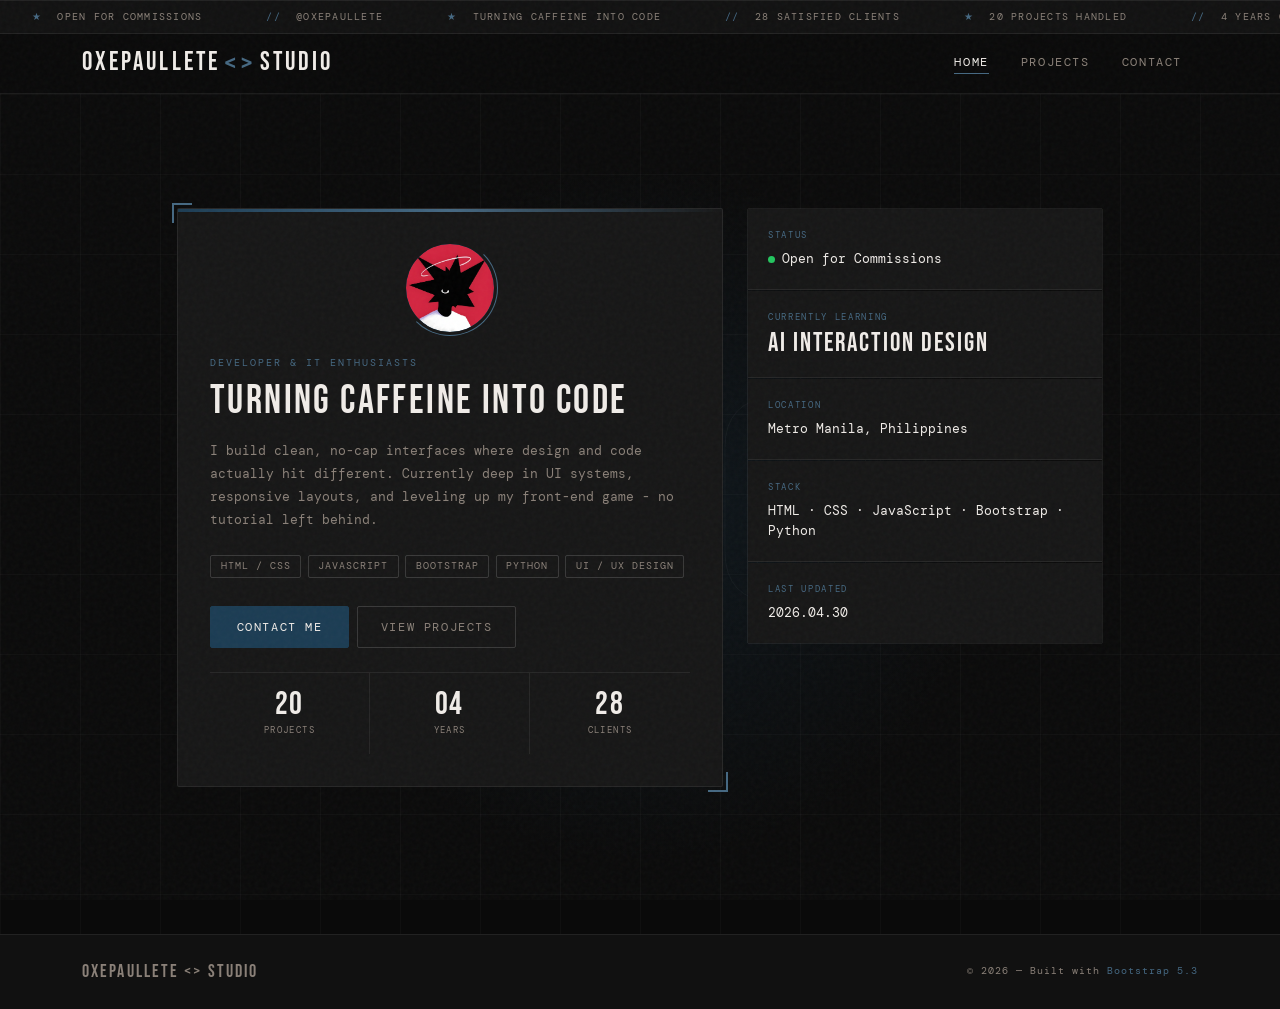
<file: index.html>
<!DOCTYPE html>
<html lang="en">
<head>

  <meta charset="UTF-8" />
  <meta name="viewport" content="width=device-width, initial-scale=1.0" />
  <title>Home — Oxepaullete <> Studio</title>

  <!-- ── External Stylesheets ── -->
  <link href="https://cdn.jsdelivr.net/npm/bootstrap@5.3.3/dist/css/bootstrap.min.css" rel="stylesheet" />
  <link href="https://fonts.googleapis.com/css2?family=Bebas+Neue&family=DM+Mono:wght@300;400;500&display=swap" rel="stylesheet" />

  <!-- ── Custom Stylesheet ── -->
  <link rel="stylesheet" href="styles.css" />

</head>
<body>


  <!-- ═══════════════════════════════════════════════════
       TICKER BAR — Scrolling Status Line
  ═══════════════════════════════════════════════════ -->
  <div class="ticker-wrap">
    <div class="ticker-track">

      <!-- Set 1 -->
      <span class="ticker-item"><span>★</span> Open for commissions</span>
      <span class="ticker-item"><span>//</span> @oxepaullete</span>
      <span class="ticker-item"><span>★</span> Turning Caffeine into Code</span>
      <span class="ticker-item"><span>//</span> 28 Satisfied clients</span>
      <span class="ticker-item"><span>★</span> 20 Projects Handled</span>
      <span class="ticker-item"><span>//</span> 4 Years of Experience</span>

      <!-- Set 2 (Duplicate for seamless loop) -->
      <span class="ticker-item"><span>★</span> Open for commissions</span>
      <span class="ticker-item"><span>//</span> @oxepaullete</span>
      <span class="ticker-item"><span>★</span> Turning Caffeine into Code</span>
      <span class="ticker-item"><span>//</span> 28 Satisfied clients</span>
      <span class="ticker-item"><span>★</span> 20 Projects Handled</span>
      <span class="ticker-item"><span>//</span> 4 Years of Experience</span>

    </div>
  </div>


  <!-- ═══════════════════════════════════════════════════
       NAVBAR
  ═══════════════════════════════════════════════════ -->
  <nav class="navbar navbar-expand-md">
    <div class="container">

      <!-- Brand -->
      <a class="navbar-brand" href="#">
        Oxepaullete <span class="dot"><></span> Studio
      </a>

      <!-- Mobile Toggle -->
      <button
        class="navbar-toggler"
        type="button"
        data-bs-toggle="collapse"
        data-bs-target="#mainNav"
        aria-controls="mainNav"
        aria-expanded="false"
        aria-label="Toggle navigation"
      >
        <span class="navbar-toggler-icon"></span>
      </button>

      <!-- Nav Links -->
      <div class="collapse navbar-collapse" id="mainNav">
        <ul class="navbar-nav ms-auto align-items-md-center">
          <li class="nav-item">
            <a class="nav-link active" href="index.html">Home</a>
          </li>
          <li class="nav-item">
            <a class="nav-link" href="projects.html">Projects</a>
          </li>
          <li class="nav-item">
            <a class="nav-link" href="https://oxepaullete.carrd.co/">Contact</a>
          </li>
        </ul>
      </div>

    </div>
  </nav>


  <!-- ═══════════════════════════════════════════════════
       HERO / MAIN CONTENT
  ═══════════════════════════════════════════════════ -->
  <main class="hero-section">

    <!-- Background Giant Text -->
    <div class="hero-bg-text" aria-hidden="true">PORTFOLIO</div>

    <div class="container hero-content">
      <div class="row align-items-start g-4 justify-content-center">


        <!-- ── LEFT: Profile Card ─────────────────────────── -->
        <div class="col-12 col-md-7 col-lg-6 position-relative">
          <span class="side-label">Oxepaullete Studio — 2026</span>

          <div class="profile-card">
            <div class="card-top-bar"></div>

            <div class="card-inner">

              <!-- Avatar -->
              <div class="avatar-container">
                <div class="avatar-ring"></div>
                <div class="avatar-inner">
                  <img src="assets/images/oxepaullete-hero.png" alt="oxepaulletehero" />
                </div>
              </div>

              <!-- Eyebrow -->
              <p class="card-eyebrow">Developer &amp; IT Enthusiasts</p>

              <!-- Headline -->
              <h1 class="card-headline">
                Turning Caffeine Into Code
              </h1>

              <!-- Description -->
              <p class="card-desc">
                I build clean, no-cap interfaces where design and code actually
                hit different. Currently deep in UI systems, responsive layouts,
                and leveling up my front-end game - no tutorial left behind.
              </p>

              <!-- Tags -->
              <div class="tags-row">
                <span class="tag">HTML / CSS</span>
                <span class="tag">Javascript</span>
                <span class="tag">Bootstrap</span>
                <span class="tag">Python</span>
                <span class="tag">UI / UX Design</span>
              </div>

              <!-- CTA Buttons -->
              <div class="d-flex gap-2 flex-wrap">
                <button
                  type="button"
                  class="btn btn-primary"
                  data-bs-toggle="modal"
                  data-bs-target="#contactModal"
                >
                  Contact Me
                </button>
                <a href="projects.html" class="btn btn-ghost">View Projects</a>
              </div>

              <!-- Stats -->
              <div class="stats-row">
                <div class="stat-item">
                  <div class="stat-num">20</div>
                  <div class="stat-label">Projects</div>
                </div>
                <div class="stat-item">
                  <div class="stat-num">04</div>
                  <div class="stat-label">Years</div>
                </div>
                <div class="stat-item">
                  <div class="stat-num">28</div>
                  <div class="stat-label">Clients</div>
                </div>
              </div>

            </div><!-- /.card-inner -->
          </div><!-- /.profile-card -->
        </div><!-- /.col LEFT -->


        <!-- ── RIGHT: Info Panel ──────────────────────────── -->
        <div class="col-12 col-md-5 col-lg-4">
          <div class="info-panel">

            <div class="info-block">
              <div class="info-block-label">Status</div>
              <div class="info-block-value">
                <span class="status-dot"></span>Open for Commissions
              </div>
            </div>

            <div class="info-block">
              <div class="info-block-label">Currently Learning</div>
              <div class="info-block-value large">AI Interaction Design</div>
            </div>

            <div class="info-block">
              <div class="info-block-label">Location</div>
              <div class="info-block-value">Metro Manila, Philippines</div>
            </div>

            <div class="info-block">
              <div class="info-block-label">Stack</div>
              <div class="info-block-value">
                HTML · CSS · JavaScript · Bootstrap · Python
              </div>
            </div>

            <div class="info-block">
              <div class="info-block-label">Last Updated</div>
              <div class="info-block-value">2026.04.30</div>
            </div>

          </div><!-- /.info-panel -->
        </div><!-- /.col RIGHT -->


      </div><!-- /.row -->
    </div><!-- /.container -->
  </main>


  <!-- ═══════════════════════════════════════════════════
       CONTACT MODAL
  ═══════════════════════════════════════════════════ -->
  <div
    class="modal fade"
    id="contactModal"
    tabindex="-1"
    aria-labelledby="contactModalLabel"
    aria-hidden="true"
  >
    <div class="modal-dialog modal-dialog-centered modal-dialog-scrollable">
      <div class="modal-content">

        <!-- Modal Header -->
        <div class="modal-header">
          <div>
            <h2 class="modal-title" id="contactModalLabel">Contact Me</h2>
            <div class="modal-subtitle">// Send me a message — I'll respond within 24h</div>
          </div>
          <button
            type="button"
            class="btn-close"
            data-bs-dismiss="modal"
            aria-label="Close"
          ></button>
        </div>

        <!-- Modal Body -->
        <div class="modal-body">
          <form id="contactForm" class="needs-validation" novalidate>

            <!-- Name Field -->
            <div class="mb-3">
              <label for="contactName" class="form-label">Full Name</label>
              <input
                type="text"
                class="form-control"
                id="contactName"
                placeholder="Tuff Human"
                required
                autocomplete="name"
              />
              <div class="invalid-feedback">
                // Please enter your name.
              </div>
            </div>

            <!-- Email Field -->
            <div class="mb-3">
              <label for="contactEmail" class="form-label">Email Address</label>
              <input
                type="email"
                class="form-control"
                id="contactEmail"
                placeholder="tuffhuman@example.com"
                required
                autocomplete="email"
              />
              <div class="invalid-feedback">
                // Please enter a valid email address.
              </div>
            </div>

            <!-- Message Field -->
            <div class="mb-1">
              <label for="contactMessage" class="form-label">Message</label>
              <textarea
                class="form-control"
                id="contactMessage"
                placeholder="Write at least 20 characters…"
                minlength="20"
                required
              ></textarea>
              <div class="invalid-feedback">
                // Message must be at least 20 characters.
              </div>
              <div class="char-counter" id="charCounter">0 / 20 min</div>
            </div>

          </form>
        </div><!-- /.modal-body -->

        <!-- Modal Footer -->
        <div class="modal-footer">
          <button type="button" class="btn btn-ghost" data-bs-dismiss="modal">
            Close
          </button>
          <button type="button" class="btn btn-primary" id="submitBtn">
            Send Message
          </button>
        </div>

      </div><!-- /.modal-content -->
    </div>
  </div><!-- /#contactModal -->


  <!-- ═══════════════════════════════════════════════════
       FOOTER
  ═══════════════════════════════════════════════════ -->
  <footer class="site-footer">
    <div class="container">
      <div class="footer-inner">
        <div class="footer-brand">Oxepaullete &lt;&gt; Studio</div>
        <div class="footer-copy">
          &copy; 2026 — Built with <span>Bootstrap 5.3</span>
        </div>
      </div>
    </div>
  </footer>


  <!-- ── Scripts ── -->
  <script src="https://cdn.jsdelivr.net/npm/bootstrap@5.3.3/dist/js/bootstrap.bundle.min.js"></script>
  <script src="validation.js"></script>


</body>
</html>
</file>
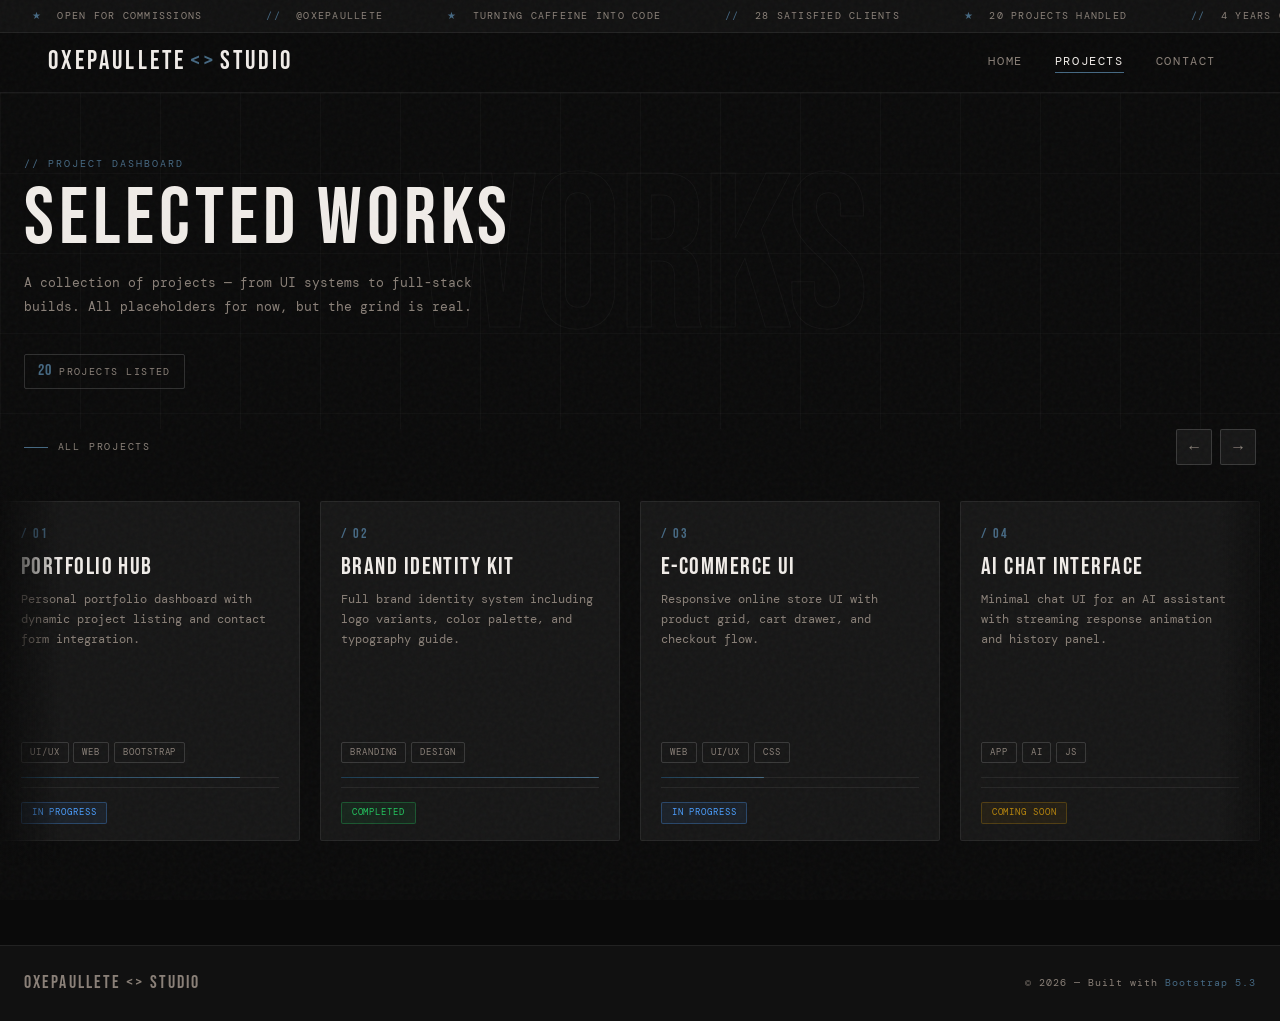
<file: projects.html>
<!DOCTYPE html>
<html lang="en">
<head>

  <meta charset="UTF-8" />
  <meta name="viewport" content="width=device-width, initial-scale=1.0" />
  <title>Projects — Oxepaullete <> Studio</title>

  <!-- ── External Stylesheets ── -->
  <link href="https://cdn.jsdelivr.net/npm/bootstrap@5.3.3/dist/css/bootstrap.min.css" rel="stylesheet" />
  <link href="https://fonts.googleapis.com/css2?family=Bebas+Neue&family=DM+Mono:wght@300;400;500&display=swap" rel="stylesheet" />

  <!-- ── Page Stylesheet ── -->
  <link rel="stylesheet" href="projects.css" />

</head>
<body>


  <!-- ═══════════════════════════════════════════════════
       TICKER BAR — Scrolling Status Line
  ═══════════════════════════════════════════════════ -->
  <div class="ticker-wrap">
    <div class="ticker-track">

      <!-- Set 1 -->
      <span class="ticker-item"><span>★</span> Open for commissions</span>
      <span class="ticker-item"><span>//</span> @oxepaullete</span>
      <span class="ticker-item"><span>★</span> Turning Caffeine into Code</span>
      <span class="ticker-item"><span>//</span> 28 Satisfied clients</span>
      <span class="ticker-item"><span>★</span> 20 Projects Handled</span>
      <span class="ticker-item"><span>//</span> 4 Years of Experience</span>

      <!-- Set 2 (Duplicate for seamless loop) -->
      <span class="ticker-item"><span>★</span> Open for commissions</span>
      <span class="ticker-item"><span>//</span> @oxepaullete</span>
      <span class="ticker-item"><span>★</span> Turning Caffeine into Code</span>
      <span class="ticker-item"><span>//</span> 28 Satisfied clients</span>
      <span class="ticker-item"><span>★</span> 20 Projects Handled</span>
      <span class="ticker-item"><span>//</span> 4 Years of Experience</span>

    </div>
  </div>


  <!-- ═══════════════════════════════════════════════════
       NAVBAR
  ═══════════════════════════════════════════════════ -->
  <nav class="navbar navbar-expand-md">
    <div class="container-fluid px-4">

      <!-- Brand -->
      <a class="navbar-brand" href="index.html">
        Oxepaullete <span class="dot"><></span> Studio
      </a>

      <!-- Mobile Toggle -->
      <button
        class="navbar-toggler"
        type="button"
        data-bs-toggle="collapse"
        data-bs-target="#mainNav"
        aria-controls="mainNav"
        aria-expanded="false"
        aria-label="Toggle navigation"
      >
        <span class="navbar-toggler-icon"></span>
      </button>

      <!-- Nav Links -->
      <div class="collapse navbar-collapse" id="mainNav">
        <ul class="navbar-nav ms-auto align-items-md-center">
          <li class="nav-item">
            <a class="nav-link" href="index.html">Home</a>
          </li>
          <li class="nav-item">
            <a class="nav-link active" href="projects.html">Projects</a>
          </li>
          <li class="nav-item">
            <a class="nav-link" href="https://oxepaullete.carrd.co/">Contact</a>
          </li>
        </ul>
      </div>

    </div>
  </nav>


  <!-- ═══════════════════════════════════════════════════
       PAGE HEADER
  ═══════════════════════════════════════════════════ -->
  <header class="page-header">

    <!-- Background ghost text -->
    <div class="page-header-bg" aria-hidden="true">WORKS</div>

    <div class="container-fluid px-4">
      <div class="page-header-inner">

        <p class="page-eyebrow">// Project Dashboard</p>
        <h1 class="page-title">Selected Works</h1>
        <p class="page-desc">
          A collection of projects — from UI systems to full-stack builds.
          All placeholders for now, but the grind is real.
        </p>
        <div class="project-count">
          <span>20</span> Projects listed
        </div>

      </div>
    </div>

  </header>


  <!-- ═══════════════════════════════════════════════════
       PROJECT DASHBOARD / CAROUSEL
  ═══════════════════════════════════════════════════ -->
  <section class="dashboard-section" aria-label="Project carousel">

    <!-- Section label + nav buttons -->
    <div class="section-row">
      <div class="section-label">All Projects</div>
      <div class="carousel-nav" role="group" aria-label="Carousel navigation">
        <button class="nav-btn" id="prevBtn" aria-label="Scroll left">&#8592;</button>
        <button class="nav-btn" id="nextBtn" aria-label="Scroll right">&#8594;</button>
      </div>
    </div>

    <!-- Carousel container -->
    <div class="carousel-outer">
      <div class="carousel-track" id="carouselTrack" role="list">


        <!-- ─────────────────────────────────────────
             PROJECT CARDS (1–20)
             data-progress sets the progress bar fill
        ───────────────────────────────────────── -->

        <!-- Card 01 -->
        <article class="project-card" role="listitem">
          <div class="card-accent-bar"></div>
          <div class="card-body-inner">
            <div class="card-number">/ 01</div>
            <h2 class="card-title-text">Portfolio Hub</h2>
            <p class="card-description">Personal portfolio dashboard with dynamic project listing and contact form integration.</p>
            <div class="card-tags">
              <span class="card-tag">UI/UX</span>
              <span class="card-tag">Web</span>
              <span class="card-tag">Bootstrap</span>
            </div>
            <div class="card-progress">
              <div class="card-progress-fill" data-progress="85"></div>
            </div>
            <div class="card-footer-row">
              <span class="status-badge in-progress">In Progress</span>
            </div>
          </div>
          <div class="card-overlay">
            <a href="#" class="view-btn">View Project</a>
          </div>
        </article>

        <!-- Card 02 -->
        <article class="project-card" role="listitem">
          <div class="card-accent-bar"></div>
          <div class="card-body-inner">
            <div class="card-number">/ 02</div>
            <h2 class="card-title-text">Brand Identity Kit</h2>
            <p class="card-description">Full brand identity system including logo variants, color palette, and typography guide.</p>
            <div class="card-tags">
              <span class="card-tag">Branding</span>
              <span class="card-tag">Design</span>
            </div>
            <div class="card-progress">
              <div class="card-progress-fill" data-progress="100"></div>
            </div>
            <div class="card-footer-row">
              <span class="status-badge completed">Completed</span>
            </div>
          </div>
          <div class="card-overlay">
            <a href="#" class="view-btn">View Project</a>
          </div>
        </article>

        <!-- Card 03 -->
        <article class="project-card" role="listitem">
          <div class="card-accent-bar"></div>
          <div class="card-body-inner">
            <div class="card-number">/ 03</div>
            <h2 class="card-title-text">E-Commerce UI</h2>
            <p class="card-description">Responsive online store UI with product grid, cart drawer, and checkout flow.</p>
            <div class="card-tags">
              <span class="card-tag">Web</span>
              <span class="card-tag">UI/UX</span>
              <span class="card-tag">CSS</span>
            </div>
            <div class="card-progress">
              <div class="card-progress-fill" data-progress="40"></div>
            </div>
            <div class="card-footer-row">
              <span class="status-badge in-progress">In Progress</span>
            </div>
          </div>
          <div class="card-overlay">
            <a href="#" class="view-btn">View Project</a>
          </div>
        </article>

        <!-- Card 04 -->
        <article class="project-card" role="listitem">
          <div class="card-accent-bar"></div>
          <div class="card-body-inner">
            <div class="card-number">/ 04</div>
            <h2 class="card-title-text">AI Chat Interface</h2>
            <p class="card-description">Minimal chat UI for an AI assistant with streaming response animation and history panel.</p>
            <div class="card-tags">
              <span class="card-tag">App</span>
              <span class="card-tag">AI</span>
              <span class="card-tag">JS</span>
            </div>
            <div class="card-progress">
              <div class="card-progress-fill" data-progress="0"></div>
            </div>
            <div class="card-footer-row">
              <span class="status-badge coming-soon">Coming Soon</span>
            </div>
          </div>
          <div class="card-overlay">
            <a href="#" class="view-btn">View Project</a>
          </div>
        </article>

        <!-- Card 05 -->
        <article class="project-card" role="listitem">
          <div class="card-accent-bar"></div>
          <div class="card-body-inner">
            <div class="card-number">/ 05</div>
            <h2 class="card-title-text">Dashboard Analytics</h2>
            <p class="card-description">Admin panel with data visualization charts, KPI cards, and real-time metrics layout.</p>
            <div class="card-tags">
              <span class="card-tag">Web</span>
              <span class="card-tag">Data</span>
              <span class="card-tag">UI/UX</span>
            </div>
            <div class="card-progress">
              <div class="card-progress-fill" data-progress="60"></div>
            </div>
            <div class="card-footer-row">
              <span class="status-badge in-progress">In Progress</span>
            </div>
          </div>
          <div class="card-overlay">
            <a href="#" class="view-btn">View Project</a>
          </div>
        </article>

        <!-- Card 06 -->
        <article class="project-card" role="listitem">
          <div class="card-accent-bar"></div>
          <div class="card-body-inner">
            <div class="card-number">/ 06</div>
            <h2 class="card-title-text">Mobile App Prototype</h2>
            <p class="card-description">High-fidelity mobile app prototype for a productivity tool with task and habit tracking.</p>
            <div class="card-tags">
              <span class="card-tag">App</span>
              <span class="card-tag">Mobile</span>
              <span class="card-tag">Figma</span>
            </div>
            <div class="card-progress">
              <div class="card-progress-fill" data-progress="100"></div>
            </div>
            <div class="card-footer-row">
              <span class="status-badge completed">Completed</span>
            </div>
          </div>
          <div class="card-overlay">
            <a href="#" class="view-btn">View Project</a>
          </div>
        </article>

        <!-- Card 07 -->
        <article class="project-card" role="listitem">
          <div class="card-accent-bar"></div>
          <div class="card-body-inner">
            <div class="card-number">/ 07</div>
            <h2 class="card-title-text">Blog CMS Template</h2>
            <p class="card-description">Clean editorial blog template with dark mode, syntax highlighting, and tag filtering.</p>
            <div class="card-tags">
              <span class="card-tag">Web</span>
              <span class="card-tag">CMS</span>
              <span class="card-tag">Design</span>
            </div>
            <div class="card-progress">
              <div class="card-progress-fill" data-progress="0"></div>
            </div>
            <div class="card-footer-row">
              <span class="status-badge coming-soon">Coming Soon</span>
            </div>
          </div>
          <div class="card-overlay">
            <a href="#" class="view-btn">View Project</a>
          </div>
        </article>

        <!-- Card 08 -->
        <article class="project-card" role="listitem">
          <div class="card-accent-bar"></div>
          <div class="card-body-inner">
            <div class="card-number">/ 08</div>
            <h2 class="card-title-text">Design System</h2>
            <p class="card-description">Component library and design tokens documentation site for a multi-product UI system.</p>
            <div class="card-tags">
              <span class="card-tag">UI/UX</span>
              <span class="card-tag">Design</span>
              <span class="card-tag">Docs</span>
            </div>
            <div class="card-progress">
              <div class="card-progress-fill" data-progress="25"></div>
            </div>
            <div class="card-footer-row">
              <span class="status-badge in-progress">In Progress</span>
            </div>
          </div>
          <div class="card-overlay">
            <a href="#" class="view-btn">View Project</a>
          </div>
        </article>

        <!-- Card 09 -->
        <article class="project-card" role="listitem">
          <div class="card-accent-bar"></div>
          <div class="card-body-inner">
            <div class="card-number">/ 09</div>
            <h2 class="card-title-text">Landing Page Kit</h2>
            <p class="card-description">Modular landing page sections — hero, features, pricing, FAQ, and footer blocks.</p>
            <div class="card-tags">
              <span class="card-tag">Web</span>
              <span class="card-tag">Marketing</span>
              <span class="card-tag">HTML</span>
            </div>
            <div class="card-progress">
              <div class="card-progress-fill" data-progress="100"></div>
            </div>
            <div class="card-footer-row">
              <span class="status-badge completed">Completed</span>
            </div>
          </div>
          <div class="card-overlay">
            <a href="#" class="view-btn">View Project</a>
          </div>
        </article>

        <!-- Card 10 -->
        <article class="project-card" role="listitem">
          <div class="card-accent-bar"></div>
          <div class="card-body-inner">
            <div class="card-number">/ 10</div>
            <h2 class="card-title-text">Crypto Tracker UI</h2>
            <p class="card-description">Real-time crypto price dashboard with sparkline charts, watchlist, and alert system.</p>
            <div class="card-tags">
              <span class="card-tag">App</span>
              <span class="card-tag">Data</span>
              <span class="card-tag">JS</span>
            </div>
            <div class="card-progress">
              <div class="card-progress-fill" data-progress="0"></div>
            </div>
            <div class="card-footer-row">
              <span class="status-badge coming-soon">Coming Soon</span>
            </div>
          </div>
          <div class="card-overlay">
            <a href="#" class="view-btn">View Project</a>
          </div>
        </article>

        <!-- Card 11 -->
        <article class="project-card" role="listitem">
          <div class="card-accent-bar"></div>
          <div class="card-body-inner">
            <div class="card-number">/ 11</div>
            <h2 class="card-title-text">Weather App</h2>
            <p class="card-description">Minimal weather app with location search, 7-day forecast, and animated condition icons.</p>
            <div class="card-tags">
              <span class="card-tag">App</span>
              <span class="card-tag">API</span>
              <span class="card-tag">JS</span>
            </div>
            <div class="card-progress">
              <div class="card-progress-fill" data-progress="70"></div>
            </div>
            <div class="card-footer-row">
              <span class="status-badge in-progress">In Progress</span>
            </div>
          </div>
          <div class="card-overlay">
            <a href="#" class="view-btn">View Project</a>
          </div>
        </article>

        <!-- Card 12 -->
        <article class="project-card" role="listitem">
          <div class="card-accent-bar"></div>
          <div class="card-body-inner">
            <div class="card-number">/ 12</div>
            <h2 class="card-title-text">Event Platform UI</h2>
            <p class="card-description">Event discovery and booking platform with map integration and ticketing flow.</p>
            <div class="card-tags">
              <span class="card-tag">Web</span>
              <span class="card-tag">UI/UX</span>
              <span class="card-tag">Maps</span>
            </div>
            <div class="card-progress">
              <div class="card-progress-fill" data-progress="0"></div>
            </div>
            <div class="card-footer-row">
              <span class="status-badge coming-soon">Coming Soon</span>
            </div>
          </div>
          <div class="card-overlay">
            <a href="#" class="view-btn">View Project</a>
          </div>
        </article>

        <!-- Card 13 -->
        <article class="project-card" role="listitem">
          <div class="card-accent-bar"></div>
          <div class="card-body-inner">
            <div class="card-number">/ 13</div>
            <h2 class="card-title-text">Restaurant Menu</h2>
            <p class="card-description">Digital restaurant menu with category filters, dietary tags, and QR code generation.</p>
            <div class="card-tags">
              <span class="card-tag">Web</span>
              <span class="card-tag">Design</span>
              <span class="card-tag">Print</span>
            </div>
            <div class="card-progress">
              <div class="card-progress-fill" data-progress="100"></div>
            </div>
            <div class="card-footer-row">
              <span class="status-badge completed">Completed</span>
            </div>
          </div>
          <div class="card-overlay">
            <a href="#" class="view-btn">View Project</a>
          </div>
        </article>

        <!-- Card 14 -->
        <article class="project-card" role="listitem">
          <div class="card-accent-bar"></div>
          <div class="card-body-inner">
            <div class="card-number">/ 14</div>
            <h2 class="card-title-text">Python Automation</h2>
            <p class="card-description">Script suite for automating repetitive file management and data processing tasks.</p>
            <div class="card-tags">
              <span class="card-tag">Python</span>
              <span class="card-tag">CLI</span>
              <span class="card-tag">Dev</span>
            </div>
            <div class="card-progress">
              <div class="card-progress-fill" data-progress="50"></div>
            </div>
            <div class="card-footer-row">
              <span class="status-badge in-progress">In Progress</span>
            </div>
          </div>
          <div class="card-overlay">
            <a href="#" class="view-btn">View Project</a>
          </div>
        </article>

        <!-- Card 15 -->
        <article class="project-card" role="listitem">
          <div class="card-accent-bar"></div>
          <div class="card-body-inner">
            <div class="card-number">/ 15</div>
            <h2 class="card-title-text">Social Media Kit</h2>
            <p class="card-description">Templated social media asset pack — posts, stories, and banner ads in multiple sizes.</p>
            <div class="card-tags">
              <span class="card-tag">Design</span>
              <span class="card-tag">Branding</span>
              <span class="card-tag">Social</span>
            </div>
            <div class="card-progress">
              <div class="card-progress-fill" data-progress="100"></div>
            </div>
            <div class="card-footer-row">
              <span class="status-badge completed">Completed</span>
            </div>
          </div>
          <div class="card-overlay">
            <a href="#" class="view-btn">View Project</a>
          </div>
        </article>

        <!-- Card 16 -->
        <article class="project-card" role="listitem">
          <div class="card-accent-bar"></div>
          <div class="card-body-inner">
            <div class="card-number">/ 16</div>
            <h2 class="card-title-text">Task Manager App</h2>
            <p class="card-description">Kanban-style task manager with drag-and-drop, due dates, and priority tagging.</p>
            <div class="card-tags">
              <span class="card-tag">App</span>
              <span class="card-tag">JS</span>
              <span class="card-tag">UI/UX</span>
            </div>
            <div class="card-progress">
              <div class="card-progress-fill" data-progress="0"></div>
            </div>
            <div class="card-footer-row">
              <span class="status-badge coming-soon">Coming Soon</span>
            </div>
          </div>
          <div class="card-overlay">
            <a href="#" class="view-btn">View Project</a>
          </div>
        </article>

        <!-- Card 17 -->
        <article class="project-card" role="listitem">
          <div class="card-accent-bar"></div>
          <div class="card-body-inner">
            <div class="card-number">/ 17</div>
            <h2 class="card-title-text">Portfolio v1 Archive</h2>
            <p class="card-description">Archived first version of personal portfolio — preserved as a milestone reference.</p>
            <div class="card-tags">
              <span class="card-tag">Web</span>
              <span class="card-tag">Archive</span>
              <span class="card-tag">HTML</span>
            </div>
            <div class="card-progress">
              <div class="card-progress-fill" data-progress="100"></div>
            </div>
            <div class="card-footer-row">
              <span class="status-badge completed">Completed</span>
            </div>
          </div>
          <div class="card-overlay">
            <a href="#" class="view-btn">View Project</a>
          </div>
        </article>

        <!-- Card 18 -->
        <article class="project-card" role="listitem">
          <div class="card-accent-bar"></div>
          <div class="card-body-inner">
            <div class="card-number">/ 18</div>
            <h2 class="card-title-text">Fitness Tracker UI</h2>
            <p class="card-description">Mobile-first fitness tracking interface with workout logging, progress charts, and goals.</p>
            <div class="card-tags">
              <span class="card-tag">App</span>
              <span class="card-tag">Mobile</span>
              <span class="card-tag">Health</span>
            </div>
            <div class="card-progress">
              <div class="card-progress-fill" data-progress="0"></div>
            </div>
            <div class="card-footer-row">
              <span class="status-badge coming-soon">Coming Soon</span>
            </div>
          </div>
          <div class="card-overlay">
            <a href="#" class="view-btn">View Project</a>
          </div>
        </article>

        <!-- Card 19 -->
        <article class="project-card" role="listitem">
          <div class="card-accent-bar"></div>
          <div class="card-body-inner">
            <div class="card-number">/ 19</div>
            <h2 class="card-title-text">Photography Site</h2>
            <p class="card-description">Minimal photography portfolio with masonry grid, lightbox viewer, and collection filtering.</p>
            <div class="card-tags">
              <span class="card-tag">Web</span>
              <span class="card-tag">Gallery</span>
              <span class="card-tag">UI/UX</span>
            </div>
            <div class="card-progress">
              <div class="card-progress-fill" data-progress="30"></div>
            </div>
            <div class="card-footer-row">
              <span class="status-badge in-progress">In Progress</span>
            </div>
          </div>
          <div class="card-overlay">
            <a href="#" class="view-btn">View Project</a>
          </div>
        </article>

        <!-- Card 20 -->
        <article class="project-card" role="listitem">
          <div class="card-accent-bar"></div>
          <div class="card-body-inner">
            <div class="card-number">/ 20</div>
            <h2 class="card-title-text">Mystery Project</h2>
            <p class="card-description">Something big is cooking. Details dropping soon — stay tuned and follow @oxepaullete.</p>
            <div class="card-tags">
              <span class="card-tag">???</span>
              <span class="card-tag">Stealth</span>
            </div>
            <div class="card-progress">
              <div class="card-progress-fill" data-progress="0"></div>
            </div>
            <div class="card-footer-row">
              <span class="status-badge coming-soon">Coming Soon</span>
            </div>
          </div>
          <div class="card-overlay">
            <a href="#" class="view-btn">View Project</a>
          </div>
        </article>


      </div><!-- /#carouselTrack -->
    </div><!-- /.carousel-outer -->

  </section><!-- /.dashboard-section -->


  <!-- ═══════════════════════════════════════════════════
       FOOTER
  ═══════════════════════════════════════════════════ -->
  <footer class="site-footer">
    <div class="footer-inner">
      <div class="footer-brand">Oxepaullete &lt;&gt; Studio</div>
      <div class="footer-copy">
        &copy; 2026 — Built with <span>Bootstrap 5.3</span>
      </div>
    </div>
  </footer>


  <!-- ── Scripts ── -->
  <script src="https://cdn.jsdelivr.net/npm/bootstrap@5.3.3/dist/js/bootstrap.bundle.min.js"></script>
  <script src="projects.js"></script>


</body>
</html>
</file>
<file: styles.css>
/* ═══════════════════════════════════════════════════
   CSS Variables — Color Palette (Required)
═══════════════════════════════════════════════════ */
:root {
  --primary:   #1B3C53;
  --secondary: #234C6A;
  --hover:     #456882;
  --bg:        #D2C1B6;

  /* Override Bootstrap primary */
  --bs-primary:             #1B3C53;
  --bs-primary-rgb:         27, 60, 83;

  /* Dark theme tokens */
  --dark-base:    #0a0a0a;
  --dark-surface: #111111;
  --dark-card:    #161616;
  --dark-border:  rgba(255, 255, 255, 0.07);
  --dark-border-strong: rgba(255, 255, 255, 0.15);
  --text-primary:  #f0ece8;
  --text-muted:    #8a8078;
  --text-accent:   #b8a99a;

  /* Accent glow using palette */
  --glow: rgba(69, 104, 130, 0.4);
}

/* ═══════════════════════════════════════════════════
   Reset & Base
═══════════════════════════════════════════════════ */
*, *::before, *::after {
  box-sizing: border-box;
}

html {
  scroll-behavior: smooth;
}

body {
  background-color: var(--dark-base);
  color: var(--text-primary);
  font-family: 'DM Mono', monospace;
  min-height: 100vh;
  overflow-x: hidden;
  cursor: default;
}

/* Animated noise grain overlay */
body::after {
  content: '';
  position: fixed;
  inset: 0;
  background-image: url("data:image/svg+xml,%3Csvg viewBox='0 0 256 256' xmlns='http://www.w3.org/2000/svg'%3E%3Cfilter id='n'%3E%3CfeTurbulence type='fractalNoise' baseFrequency='0.85' numOctaves='4' stitchTiles='stitch'/%3E%3C/filter%3E%3Crect width='100%25' height='100%25' filter='url(%23n)' opacity='0.035'/%3E%3C/svg%3E");
  pointer-events: none;
  z-index: 9999;
  opacity: 1;
}

/* ═══════════════════════════════════════════════════
   Typography
═══════════════════════════════════════════════════ */
.font-display {
  font-family: 'Bebas Neue', sans-serif;
  letter-spacing: 0.04em;
}

.font-mono {
  font-family: 'DM Mono', monospace;
}

/* ═══════════════════════════════════════════════════
   Scrollbar
═══════════════════════════════════════════════════ */
::-webkit-scrollbar { width: 4px; }
::-webkit-scrollbar-track { background: var(--dark-base); }
::-webkit-scrollbar-thumb { background: var(--hover); border-radius: 2px; }

/* ═══════════════════════════════════════════════════
   Navbar
═══════════════════════════════════════════════════ */
.navbar {
  background-color: rgba(10, 10, 10, 0.92) !important;
  -webkit-backdrop-filter: blur(16px);
  backdrop-filter: blur(16px);
  border-bottom: 1px solid var(--dark-border);
  padding: 0 1.5rem;
  height: 60px;
  position: sticky;
  top: 0;
  z-index: 1030;
  transition: background 0.3s;
}

.navbar-brand {
  font-family: 'Bebas Neue', sans-serif;
  font-size: 1.6rem;
  letter-spacing: 0.12em;
  color: var(--text-primary) !important;
  line-height: 1;
  display: flex;
  align-items: center;
  gap: 0.25rem;
}

.navbar-brand .dot {
  color: var(--hover);
  font-size: 2rem;
  line-height: 0.5;
  margin-bottom: -4px;
}

.navbar-toggler {
  border: 1px solid var(--dark-border-strong);
  padding: 0.3rem 0.55rem;
  border-radius: 4px;
}

.navbar-toggler-icon {
  background-image: url("data:image/svg+xml,%3csvg xmlns='http://www.w3.org/2000/svg' viewBox='0 0 30 30'%3e%3cpath stroke='rgba(240,236,232,0.7)' stroke-linecap='round' stroke-width='2' d='M4 7h22M4 15h22M4 23h22'/%3e%3c/svg%3e");
}

.navbar-toggler:focus { box-shadow: none; }

.nav-link {
  font-family: 'DM Mono', monospace;
  font-size: 0.72rem;
  letter-spacing: 0.14em;
  text-transform: uppercase;
  color: var(--text-muted) !important;
  padding: 0.5rem 1rem !important;
  position: relative;
  transition: color 0.2s;
}

.nav-link::after {
  content: '';
  position: absolute;
  bottom: 6px;
  left: 1rem;
  right: 1rem;
  height: 1px;
  background: var(--hover);
  transform: scaleX(0);
  transition: transform 0.25s ease;
}

.nav-link:hover,
.nav-link.active {
  color: var(--text-primary) !important;
}

.nav-link:hover::after,
.nav-link.active::after {
  transform: scaleX(1);
}

/* ═══════════════════════════════════════════════════
   Hero / Main Section
═══════════════════════════════════════════════════ */
.hero-section {
  position: relative;
  min-height: calc(100vh - 60px);
  display: flex;
  align-items: center;
  padding: 4rem 0 6rem;
  overflow: hidden;
}

/* Massive background typography */
.hero-bg-text {
  position: absolute;
  top: 50%;
  left: 50%;
  transform: translate(-50%, -50%);
  font-family: 'Bebas Neue', sans-serif;
  font-size: clamp(120px, 22vw, 300px);
  letter-spacing: -0.02em;
  color: transparent;
  -webkit-text-stroke: 1px rgba(255,255,255,0.04);
  white-space: nowrap;
  -webkit-user-select: none;
  user-select: none;
  pointer-events: none;
  z-index: 0;
  line-height: 1;
}

/* Subtle grid lines */
.hero-section::before {
  content: '';
  position: absolute;
  inset: 0;
  background-image:
    linear-gradient(rgba(255,255,255,0.025) 1px, transparent 1px),
    linear-gradient(90deg, rgba(255,255,255,0.025) 1px, transparent 1px);
  background-size: 80px 80px;
  pointer-events: none;
  z-index: 0;
}

/* Radial glow blob */
.hero-section::after {
  content: '';
  position: absolute;
  width: 700px;
  height: 700px;
  background: radial-gradient(circle, rgba(27,60,83,0.25) 0%, transparent 70%);
  top: 50%;
  left: 50%;
  transform: translate(-50%, -50%);
  pointer-events: none;
  z-index: 0;
}

.hero-content {
  position: relative;
  z-index: 1;
}

/* ═══════════════════════════════════════════════════
   Side label (vertical text)
═══════════════════════════════════════════════════ */
.side-label {
  position: absolute;
  left: -3.5rem;
  top: 50%;
  transform: translateY(-50%) rotate(-90deg);
  font-family: 'DM Mono', monospace;
  font-size: 0.62rem;
  letter-spacing: 0.2em;
  text-transform: uppercase;
  color: var(--text-muted);
  white-space: nowrap;
  display: none;
}

@media (min-width: 992px) {
  .side-label { display: block; }
}

/* ═══════════════════════════════════════════════════
   Profile Card
═══════════════════════════════════════════════════ */
.profile-card {
  background: var(--dark-card);
  border: 1px solid var(--dark-border);
  border-radius: 2px;
  position: relative;
  overflow: visible;
  animation: cardReveal 0.8s cubic-bezier(0.16, 1, 0.3, 1) both;
}

/* Corner bracket decoration — top left */
.profile-card::before {
  content: '';
  position: absolute;
  top: -6px;
  left: -6px;
  width: 20px;
  height: 20px;
  border-top: 2px solid var(--hover);
  border-left: 2px solid var(--hover);
  z-index: 2;
}

/* Corner bracket decoration — bottom right */
.profile-card::after {
  content: '';
  position: absolute;
  bottom: -6px;
  right: -6px;
  width: 20px;
  height: 20px;
  border-bottom: 2px solid var(--hover);
  border-right: 2px solid var(--hover);
  z-index: 2;
}

/* Top accent line */
.card-top-bar {
  height: 3px;
  background: linear-gradient(90deg, var(--primary), var(--hover), transparent);
}

.card-inner {
  padding: 2rem 2rem 2rem;
}

/* ── Avatar ── */
.avatar-container {
  position: relative;
  width: 88px;
  height: 88px;
  margin: 0 auto 1.5rem;
}

.avatar-ring {
  position: absolute;
  inset: -4px;
  border-radius: 50%;
  border: 1px solid var(--hover);
  animation: spinRing 12s linear infinite;
  border-top-color: transparent;
  border-left-color: transparent;
}

.avatar-inner {
  width: 88px;
  height: 88px;
  border-radius: 50%;
  background: linear-gradient(135deg, var(--primary) 0%, var(--secondary) 100%);
  display: flex;
  align-items: center;
  justify-content: center;
  overflow: hidden;
  position: relative;
  z-index: 1;
}

.avatar-inner img {
  width: 100%;
  height: 100%;
  object-fit: cover;
  border-radius: 50%;
}

/* ── Card Text ── */
.card-eyebrow {
  font-family: 'DM Mono', monospace;
  font-size: 0.62rem;
  letter-spacing: 0.2em;
  text-transform: uppercase;
  color: var(--hover);
  margin-bottom: 0.5rem;
}

.card-headline {
  font-family: 'Bebas Neue', sans-serif;
  font-size: clamp(1.8rem, 5vw, 2.5rem);
  letter-spacing: 0.06em;
  color: var(--text-primary);
  line-height: 1.1;
  margin-bottom: 1rem;
}

.card-desc {
  font-family: 'DM Mono', monospace;
  font-size: 0.8rem;
  color: var(--text-muted);
  line-height: 1.8;
  margin-bottom: 1.5rem;
}

/* ── Tags ── */
.tags-row {
  display: flex;
  flex-wrap: wrap;
  gap: 0.4rem;
  margin-bottom: 1.75rem;
}

.tag {
  font-family: 'DM Mono', monospace;
  font-size: 0.62rem;
  letter-spacing: 0.1em;
  text-transform: uppercase;
  color: var(--text-muted);
  background: transparent;
  border: 1px solid var(--dark-border-strong);
  border-radius: 2px;
  padding: 0.2rem 0.6rem;
  transition: border-color 0.2s, color 0.2s;
}

.tag:hover {
  border-color: var(--hover);
  color: var(--text-accent);
}

/* ── Stats ── */
.stats-row {
  display: grid;
  grid-template-columns: repeat(3, 1fr);
  border-top: 1px solid var(--dark-border);
  margin-top: 1.5rem;
}

.stat-item {
  padding: 1rem 0.5rem;
  text-align: center;
  border-right: 1px solid var(--dark-border);
}

.stat-item:last-child { border-right: none; }

.stat-num {
  font-family: 'Bebas Neue', sans-serif;
  font-size: 2rem;
  letter-spacing: 0.06em;
  color: var(--text-primary);
  line-height: 1;
}

.stat-label {
  font-family: 'DM Mono', monospace;
  font-size: 0.58rem;
  letter-spacing: 0.15em;
  text-transform: uppercase;
  color: var(--text-muted);
  margin-top: 0.2rem;
}

/* ═══════════════════════════════════════════════════
   Buttons
═══════════════════════════════════════════════════ */
.btn-primary {
  background-color: var(--primary) !important;
  border-color: var(--primary) !important;
  border-radius: 2px;
  font-family: 'DM Mono', monospace;
  font-size: 0.72rem;
  letter-spacing: 0.14em;
  text-transform: uppercase;
  padding: 0.7rem 1.6rem;
  color: var(--text-primary) !important;
  position: relative;
  overflow: hidden;
  transition: background-color 0.25s, transform 0.15s, box-shadow 0.25s;
}

.btn-primary::before {
  content: '';
  position: absolute;
  inset: 0;
  background: linear-gradient(90deg, transparent, rgba(255,255,255,0.06), transparent);
  transform: translateX(-100%);
  transition: transform 0.5s ease;
}

.btn-primary:hover::before { transform: translateX(100%); }

.btn-primary:hover,
.btn-primary:focus {
  background-color: var(--hover) !important;
  border-color: var(--hover) !important;
  transform: translateY(-2px);
  box-shadow: 0 6px 24px rgba(27, 60, 83, 0.6);
}

.btn-ghost {
  background: transparent;
  border: 1px solid var(--dark-border-strong);
  border-radius: 2px;
  font-family: 'DM Mono', monospace;
  font-size: 0.72rem;
  letter-spacing: 0.14em;
  text-transform: uppercase;
  padding: 0.7rem 1.4rem;
  color: var(--text-muted);
  transition: border-color 0.2s, color 0.2s;
}

.btn-ghost:hover {
  border-color: var(--hover);
  color: var(--text-primary);
}

/* ═══════════════════════════════════════════════════
   Right Panel — Info / Accent Column
═══════════════════════════════════════════════════ */
.info-panel {
  display: flex;
  flex-direction: column;
  gap: 1px;
  border: 1px solid var(--dark-border);
  border-radius: 2px;
  overflow: hidden;
  animation: cardReveal 0.8s 0.2s cubic-bezier(0.16, 1, 0.3, 1) both;
}

.info-block {
  background: var(--dark-card);
  padding: 1.25rem 1.25rem;
  border-bottom: 1px solid var(--dark-border);
  transition: background 0.2s;
}

.info-block:last-child { border-bottom: none; }
.info-block:hover { background: #1a1a1a; }

.info-block-label {
  font-family: 'DM Mono', monospace;
  font-size: 0.58rem;
  letter-spacing: 0.18em;
  text-transform: uppercase;
  color: var(--hover);
  margin-bottom: 0.4rem;
}

.info-block-value {
  font-family: 'DM Mono', monospace;
  font-size: 0.82rem;
  color: var(--text-primary);
}

.info-block-value.large {
  font-family: 'Bebas Neue', sans-serif;
  font-size: 1.6rem;
  letter-spacing: 0.08em;
  line-height: 1;
}

/* Status dot */
.status-dot {
  display: inline-block;
  width: 7px;
  height: 7px;
  border-radius: 50%;
  background: #22c55e;
  margin-right: 0.45rem;
  animation: pulse 2s infinite;
}

/* Scrolling ticker */
.ticker-wrap {
  background: var(--dark-surface);
  border-top: 1px solid var(--dark-border);
  border-bottom: 1px solid var(--dark-border);
  overflow: hidden;
  padding: 0.5rem 0;
}

.ticker-track {
  display: flex;
  gap: 0;
  animation: ticker 30s linear infinite;
  white-space: nowrap;
  width: max-content;
}

.ticker-item {
  font-family: 'DM Mono', monospace;
  font-size: 0.65rem;
  letter-spacing: 0.12em;
  text-transform: uppercase;
  color: var(--text-muted);
  padding: 0 2rem;
}

.ticker-item span {
  color: var(--hover);
  margin-right: 0.5rem;
}

/* ═══════════════════════════════════════════════════
   Modal
═══════════════════════════════════════════════════ */
.modal-content {
  background: var(--dark-card);
  border: 1px solid var(--dark-border-strong);
  border-radius: 2px;
  box-shadow: 0 30px 80px rgba(0, 0, 0, 0.8);
  overflow: hidden;
}

.modal-header {
  background: var(--dark-surface);
  border-bottom: 1px solid var(--dark-border);
  padding: 1.25rem 1.5rem;
  position: relative;
}

/* Accent line on modal header */
.modal-header::before {
  content: '';
  position: absolute;
  bottom: -1px;
  left: 0;
  width: 60px;
  height: 2px;
  background: var(--hover);
}

.modal-title {
  font-family: 'Bebas Neue', sans-serif;
  font-size: 1.5rem;
  letter-spacing: 0.1em;
  color: var(--text-primary);
}

.modal-subtitle {
  font-family: 'DM Mono', monospace;
  font-size: 0.62rem;
  letter-spacing: 0.15em;
  text-transform: uppercase;
  color: var(--text-muted);
  margin-top: 0.15rem;
}

.btn-close {
  filter: invert(1) opacity(0.4);
  transition: opacity 0.2s;
}

.btn-close:hover { filter: invert(1) opacity(0.9); }

.modal-body {
  padding: 1.75rem 1.5rem 1.25rem;
  background: var(--dark-card);
}

.modal-footer {
  background: var(--dark-surface);
  border-top: 1px solid var(--dark-border);
  padding: 1rem 1.5rem;
}

/* ═══════════════════════════════════════════════════
   Form
═══════════════════════════════════════════════════ */
.form-label {
  font-family: 'DM Mono', monospace;
  font-size: 0.62rem;
  letter-spacing: 0.15em;
  text-transform: uppercase;
  color: var(--text-muted);
  margin-bottom: 0.4rem;
}

.form-control {
  background: var(--dark-surface);
  border: 1px solid var(--dark-border-strong);
  border-radius: 2px;
  color: var(--text-primary);
  font-family: 'DM Mono', monospace;
  font-size: 0.85rem;
  padding: 0.7rem 0.9rem;
  transition: border-color 0.2s, box-shadow 0.2s;
}

.form-control:focus {
  background: var(--dark-surface);
  color: var(--text-primary);
  border-color: var(--hover);
  box-shadow: 0 0 0 3px rgba(69, 104, 130, 0.2);
  outline: none;
}

.form-control::placeholder {
  color: rgba(138, 128, 120, 0.5);
}

.form-control.is-invalid {
  border-color: #ef4444;
  box-shadow: none;
}

.form-control.is-invalid:focus {
  box-shadow: 0 0 0 3px rgba(239, 68, 68, 0.15);
}

.invalid-feedback {
  font-family: 'DM Mono', monospace;
  font-size: 0.65rem;
  letter-spacing: 0.05em;
  color: #f87171;
}

textarea.form-control {
  resize: vertical;
  min-height: 110px;
}

/* Char counter */
.char-counter {
  font-family: 'DM Mono', monospace;
  font-size: 0.62rem;
  color: var(--text-muted);
  text-align: right;
  margin-top: 0.3rem;
  transition: color 0.2s;
}

.char-counter.valid { color: #22c55e; }

/* ═══════════════════════════════════════════════════
   Footer
═══════════════════════════════════════════════════ */
.site-footer {
  background: var(--dark-surface);
  border-top: 1px solid var(--dark-border);
  padding: 1.5rem 0;
}

.footer-inner {
  display: flex;
  align-items: center;
  justify-content: space-between;
  flex-wrap: wrap;
  gap: 0.75rem;
}

.footer-brand {
  font-family: 'Bebas Neue', sans-serif;
  font-size: 1.1rem;
  letter-spacing: 0.12em;
  color: var(--text-muted);
}

.footer-copy {
  font-family: 'DM Mono', monospace;
  font-size: 0.62rem;
  letter-spacing: 0.1em;
  color: var(--text-muted);
}

.footer-copy span { color: var(--hover); }

/* ═══════════════════════════════════════════════════
   Keyframes
═══════════════════════════════════════════════════ */
@keyframes cardReveal {
  from {
    opacity: 0;
    transform: translateY(32px);
  }
  to {
    opacity: 1;
    transform: translateY(0);
  }
}

@keyframes spinRing {
  to { transform: rotate(360deg); }
}

@keyframes pulse {
  0%, 100% { opacity: 1; transform: scale(1); }
  50%       { opacity: 0.5; transform: scale(0.85); }
}

@keyframes ticker {
  from { transform: translateX(0); }
  to   { transform: translateX(-50%); }
}

@keyframes fadeInDown {
  from { opacity: 0; transform: translateY(-10px); }
  to   { opacity: 1; transform: translateY(0); }
}

/* ═══════════════════════════════════════════════════
   Responsive
═══════════════════════════════════════════════════ */
@media (max-width: 767px) {
  .hero-section {
    padding: 3rem 0 4rem;
    min-height: unset;
  }

  .card-inner { padding: 1.5rem 1.25rem; }

  .info-panel {
    margin-top: 1.5rem;
  }

  .side-label { display: none; }
}

@media (max-width: 575px) {
  .footer-inner {
    flex-direction: column;
    text-align: center;
  }
}
</file>
<file: projects.css>
/* ═══════════════════════════════════════════════════
   CSS Variables — Color Palette (Required)
═══════════════════════════════════════════════════ */
:root {

  /* ── Brand Palette ── */
  --primary:   #1B3C53;
  --secondary: #234C6A;
  --hover:     #456882;
  --bg:        #D2C1B6;

  /* ── Bootstrap Override ── */
  --bs-primary:     #1B3C53;
  --bs-primary-rgb: 27, 60, 83;

  /* ── Dark Theme Tokens ── */
  --dark-base:          #0a0a0a;
  --dark-surface:       #111111;
  --dark-card:          #161616;
  --dark-border:        rgba(255, 255, 255, 0.07);
  --dark-border-strong: rgba(255, 255, 255, 0.15);

  /* ── Text ── */
  --text-primary: #f0ece8;
  --text-muted:   #8a8078;
  --text-accent:  #b8a99a;

  /* ── Glow ── */
  --glow: rgba(69, 104, 130, 0.4);

  /* ── Card Sizing ── */
  --card-width: 300px;
  --card-gap:   1.25rem;

}


/* ═══════════════════════════════════════════════════
   Reset & Base
═══════════════════════════════════════════════════ */
*, *::before, *::after {
  box-sizing: border-box;
  margin: 0;
  padding: 0;
}

html { scroll-behavior: smooth; }

body {
  background-color: var(--dark-base);
  color: var(--text-primary);
  font-family: 'DM Mono', monospace;
  min-height: 100vh;
  overflow-x: hidden;
}

/* Noise grain overlay */
body::after {
  content: '';
  position: fixed;
  inset: 0;
  background-image: url("data:image/svg+xml,%3Csvg viewBox='0 0 256 256' xmlns='http://www.w3.org/2000/svg'%3E%3Cfilter id='n'%3E%3CfeTurbulence type='fractalNoise' baseFrequency='0.85' numOctaves='4' stitchTiles='stitch'/%3E%3C/filter%3E%3Crect width='100%25' height='100%25' filter='url(%23n)' opacity='0.035'/%3E%3C/svg%3E");
  pointer-events: none;
  z-index: 9999;
}


/* ═══════════════════════════════════════════════════
   Scrollbar
═══════════════════════════════════════════════════ */
::-webkit-scrollbar       { width: 4px; height: 4px; }
::-webkit-scrollbar-track { background: var(--dark-base); }
::-webkit-scrollbar-thumb { background: var(--hover); border-radius: 2px; }


/* ═══════════════════════════════════════════════════
   Ticker Bar
═══════════════════════════════════════════════════ */
.ticker-wrap {
  background: var(--dark-surface);
  border-bottom: 1px solid var(--dark-border);
  overflow: hidden;
  padding: 0.5rem 0;
}

.ticker-track {
  display: flex;
  width: max-content;
  white-space: nowrap;
  animation: ticker 30s linear infinite;
}

.ticker-item {
  font-size: 0.65rem;
  letter-spacing: 0.12em;
  text-transform: uppercase;
  color: var(--text-muted);
  padding: 0 2rem;
}

.ticker-item span {
  color: var(--hover);
  margin-right: 0.5rem;
}


/* ═══════════════════════════════════════════════════
   Navbar
═══════════════════════════════════════════════════ */
.navbar {
  background-color: rgba(10, 10, 10, 0.92) !important;
  -webkit-backdrop-filter: blur(16px);
  backdrop-filter: blur(16px);
  border-bottom: 1px solid var(--dark-border);
  padding: 0 1.5rem;
  height: 60px;
  position: sticky;
  top: 0;
  z-index: 1030;
}

.navbar-brand {
  font-family: 'Bebas Neue', sans-serif;
  font-size: 1.6rem;
  letter-spacing: 0.12em;
  color: var(--text-primary) !important;
  display: flex;
  align-items: center;
  gap: 0.25rem;
  line-height: 1;
}

.navbar-brand .dot { color: var(--hover); }

.navbar-toggler {
  border: 1px solid var(--dark-border-strong);
  padding: 0.3rem 0.55rem;
  border-radius: 4px;
}

.navbar-toggler:focus { box-shadow: none; }

.navbar-toggler-icon {
  background-image: url("data:image/svg+xml,%3csvg xmlns='http://www.w3.org/2000/svg' viewBox='0 0 30 30'%3e%3cpath stroke='rgba(240,236,232,0.7)' stroke-linecap='round' stroke-width='2' d='M4 7h22M4 15h22M4 23h22'/%3e%3c/svg%3e");
}

/* ── Nav Links ── */
.nav-link {
  font-size: 0.72rem;
  letter-spacing: 0.14em;
  text-transform: uppercase;
  color: var(--text-muted) !important;
  padding: 0.5rem 1rem !important;
  position: relative;
  transition: color 0.2s;
}

.nav-link::after {
  content: '';
  position: absolute;
  bottom: 6px;
  left: 1rem;
  right: 1rem;
  height: 1px;
  background: var(--hover);
  transform: scaleX(0);
  transition: transform 0.25s ease;
}

.nav-link:hover,
.nav-link.active { color: var(--text-primary) !important; }

.nav-link:hover::after,
.nav-link.active::after { transform: scaleX(1); }


/* ═══════════════════════════════════════════════════
   Page Header
═══════════════════════════════════════════════════ */
.page-header {
  padding: 4rem 0 2.5rem;
  position: relative;
  overflow: hidden;
}

/* Background ghost text */
.page-header-bg {
  position: absolute;
  top: 50%;
  left: 50%;
  transform: translate(-50%, -50%);
  font-family: 'Bebas Neue', sans-serif;
  font-size: clamp(80px, 18vw, 220px);
  color: transparent;
  -webkit-text-stroke: 1px rgba(255, 255, 255, 0.04);
  -webkit-user-select: none;
  user-select: none;
  pointer-events: none;
  white-space: nowrap;
  letter-spacing: -0.02em;
  line-height: 1;
}

/* Grid overlay */
.page-header::before {
  content: '';
  position: absolute;
  inset: 0;
  background-image:
    linear-gradient(rgba(255, 255, 255, 0.025) 1px, transparent 1px),
    linear-gradient(90deg, rgba(255, 255, 255, 0.025) 1px, transparent 1px);
  background-size: 80px 80px;
  pointer-events: none;
}

.page-header-inner {
  position: relative;
  z-index: 1;
}

.page-eyebrow {
  font-size: 0.62rem;
  letter-spacing: 0.2em;
  text-transform: uppercase;
  color: var(--hover);
  margin-bottom: 0.5rem;
}

.page-title {
  font-family: 'Bebas Neue', sans-serif;
  font-size: clamp(2.5rem, 8vw, 5rem);
  letter-spacing: 0.06em;
  color: var(--text-primary);
  line-height: 1;
  margin-bottom: 0.75rem;
}

.page-desc {
  font-size: 0.8rem;
  color: var(--text-muted);
  line-height: 1.8;
  max-width: 480px;
}

/* Counter badge */
.project-count {
  display: inline-flex;
  align-items: center;
  gap: 0.4rem;
  font-size: 0.65rem;
  letter-spacing: 0.14em;
  text-transform: uppercase;
  color: var(--text-muted);
  border: 1px solid var(--dark-border-strong);
  border-radius: 2px;
  padding: 0.3rem 0.8rem;
  margin-top: 1.25rem;
}

.project-count span {
  color: var(--hover);
  font-family: 'Bebas Neue', sans-serif;
  font-size: 1rem;
}


/* ═══════════════════════════════════════════════════
   Dashboard Section
═══════════════════════════════════════════════════ */
.dashboard-section {
  padding: 0 0 5rem;
  position: relative;
}

/* Section label row */
.section-row {
  display: flex;
  align-items: center;
  justify-content: space-between;
  padding: 0 1.5rem 1.25rem;
  flex-wrap: wrap;
  gap: 0.75rem;
}

.section-label {
  font-size: 0.62rem;
  letter-spacing: 0.18em;
  text-transform: uppercase;
  color: var(--text-muted);
  display: flex;
  align-items: center;
  gap: 0.6rem;
}

.section-label::before {
  content: '';
  width: 24px;
  height: 1px;
  background: var(--hover);
}


/* ═══════════════════════════════════════════════════
   Carousel Nav Buttons
═══════════════════════════════════════════════════ */
.carousel-nav {
  display: flex;
  gap: 0.5rem;
}

.nav-btn {
  width: 36px;
  height: 36px;
  background: var(--dark-card);
  border: 1px solid var(--dark-border-strong);
  border-radius: 2px;
  color: var(--text-muted);
  font-size: 1rem;
  display: flex;
  align-items: center;
  justify-content: center;
  cursor: pointer;
  transition: background 0.2s, border-color 0.2s, color 0.2s;
  -webkit-user-select: none;
  user-select: none;
}

.nav-btn:hover {
  background: var(--primary);
  border-color: var(--hover);
  color: var(--text-primary);
}

.nav-btn:active { transform: scale(0.95); }


/* ═══════════════════════════════════════════════════
   Carousel Track
═══════════════════════════════════════════════════ */
.carousel-outer { position: relative; }

/* Fade edges */
.carousel-outer::before,
.carousel-outer::after {
  content: '';
  position: absolute;
  top: 0;
  bottom: 0;
  width: 60px;
  z-index: 2;
  pointer-events: none;
}

.carousel-outer::before {
  left: 0;
  background: linear-gradient(90deg, var(--dark-base), transparent);
}

.carousel-outer::after {
  right: 0;
  background: linear-gradient(-90deg, var(--dark-base), transparent);
}

.carousel-track {
  display: flex;
  gap: var(--card-gap);
  overflow-x: auto;
  scroll-snap-type: x mandatory;
  scroll-behavior: smooth;
  padding: 1rem 1.5rem 1.5rem;
  cursor: grab;
  -ms-overflow-style: none;  /* IE, Edge  */
  scrollbar-width: none;     /* Firefox   */
}

.carousel-track::-webkit-scrollbar { display: none; } /* Chrome, Safari, iOS */
.carousel-track.grabbing           { cursor: grabbing; }


/* ═══════════════════════════════════════════════════
   Project Card
═══════════════════════════════════════════════════ */
.project-card {
  flex: 0 0 var(--card-width);
  min-width: var(--card-width);
  height: 340px;
  background: var(--dark-card);
  border: 1px solid var(--dark-border);
  border-radius: 2px;
  position: relative;
  scroll-snap-align: start;
  overflow: hidden;
  transition: border-color 0.3s ease,
              box-shadow   0.3s ease,
              transform    0.3s cubic-bezier(0.16, 1, 0.3, 1);
  animation: cardReveal 0.6s cubic-bezier(0.16, 1, 0.3, 1) both;
}

/* Staggered reveal delays */
.project-card:nth-child(1)  { animation-delay: 0.05s; }
.project-card:nth-child(2)  { animation-delay: 0.10s; }
.project-card:nth-child(3)  { animation-delay: 0.15s; }
.project-card:nth-child(4)  { animation-delay: 0.20s; }
.project-card:nth-child(5)  { animation-delay: 0.25s; }
.project-card:nth-child(6)  { animation-delay: 0.30s; }
.project-card:nth-child(7)  { animation-delay: 0.35s; }
.project-card:nth-child(8)  { animation-delay: 0.40s; }
.project-card:nth-child(9)  { animation-delay: 0.45s; }
.project-card:nth-child(10) { animation-delay: 0.50s; }

/* Corner bracket — top left */
.project-card::before {
  content: '';
  position: absolute;
  top: -1px;
  left: -1px;
  width: 16px;
  height: 16px;
  border-top: 2px solid var(--hover);
  border-left: 2px solid var(--hover);
  opacity: 0;
  transition: opacity 0.3s ease;
  z-index: 3;
}

/* Corner bracket — bottom right */
.project-card::after {
  content: '';
  position: absolute;
  bottom: -1px;
  right: -1px;
  width: 16px;
  height: 16px;
  border-bottom: 2px solid var(--hover);
  border-right: 2px solid var(--hover);
  opacity: 0;
  transition: opacity 0.3s ease;
  z-index: 3;
}

/* ── Card Hover State ── */
.project-card:hover {
  border-color: rgba(69, 104, 130, 0.5);
  box-shadow: 0 0 30px rgba(27, 60, 83, 0.4), 0 8px 32px rgba(0, 0, 0, 0.5);
  transform: translateY(-6px);
}

.project-card:hover::before,
.project-card:hover::after { opacity: 1; }

/* Top accent bar */
.card-accent-bar {
  height: 2px;
  background: linear-gradient(90deg, var(--primary), var(--hover), transparent);
  transform: scaleX(0);
  transform-origin: left;
  transition: transform 0.4s cubic-bezier(0.16, 1, 0.3, 1);
}

.project-card:hover .card-accent-bar { transform: scaleX(1); }

/* ── Card Body ── */
.card-body-inner {
  padding: 1.25rem 1.25rem 1rem;
  display: flex;
  flex-direction: column;
  height: calc(100% - 2px);
  transition: transform 0.35s cubic-bezier(0.16, 1, 0.3, 1);
}

.project-card:hover .card-body-inner { transform: translateY(-8px); }

/* ── Card Text ── */
.card-number {
  font-family: 'Bebas Neue', sans-serif;
  font-size: 0.85rem;
  letter-spacing: 0.18em;
  color: var(--hover);
  margin-bottom: 0.6rem;
}

.card-title-text {
  font-family: 'Bebas Neue', sans-serif;
  font-size: 1.5rem;
  letter-spacing: 0.06em;
  color: var(--text-primary);
  line-height: 1.1;
  margin-bottom: 0.6rem;
}

.card-description {
  font-size: 0.72rem;
  color: var(--text-muted);
  line-height: 1.75;
  margin-bottom: 1rem;
  flex: 1;
}

/* ── Tags ── */
.card-tags {
  display: flex;
  flex-wrap: wrap;
  gap: 0.3rem;
  margin-bottom: 0.85rem;
}

.card-tag {
  font-size: 0.58rem;
  letter-spacing: 0.1em;
  text-transform: uppercase;
  color: var(--text-muted);
  border: 1px solid var(--dark-border-strong);
  border-radius: 2px;
  padding: 0.15rem 0.5rem;
  transition: border-color 0.2s, color 0.2s;
}

.project-card:hover .card-tag {
  border-color: rgba(69, 104, 130, 0.4);
  color: var(--text-accent);
}

/* ── Status Badge ── */
.card-footer-row {
  display: flex;
  align-items: center;
  justify-content: space-between;
  border-top: 1px solid var(--dark-border);
  padding-top: 0.85rem;
  margin-top: auto;
}

.status-badge {
  font-size: 0.58rem;
  letter-spacing: 0.1em;
  text-transform: uppercase;
  padding: 0.2rem 0.6rem;
  border-radius: 2px;
  border: 1px solid;
}

.status-badge.coming-soon {
  color: #b8860b;
  border-color: rgba(184, 134, 11, 0.3);
  background: rgba(184, 134, 11, 0.08);
}

.status-badge.in-progress {
  color: #4a9eff;
  border-color: rgba(74, 158, 255, 0.3);
  background: rgba(74, 158, 255, 0.08);
}

.status-badge.completed {
  color: #22c55e;
  border-color: rgba(34, 197, 94, 0.3);
  background: rgba(34, 197, 94, 0.08);
}


/* ═══════════════════════════════════════════════════
   View Project Overlay
═══════════════════════════════════════════════════ */
.card-overlay {
  position: absolute;
  inset: 0;
  background: rgba(10, 10, 10, 0.88);
  display: flex;
  align-items: center;
  justify-content: center;
  opacity: 0;
  transition: opacity 0.3s ease;
  z-index: 2;
}

.project-card:hover .card-overlay { opacity: 1; }

.view-btn {
  font-size: 0.72rem;
  letter-spacing: 0.14em;
  text-transform: uppercase;
  color: var(--text-primary);
  background: var(--primary);
  border: 1px solid var(--hover);
  border-radius: 2px;
  padding: 0.65rem 1.4rem;
  cursor: pointer;
  transform: translateY(12px);
  transition: transform  0.35s cubic-bezier(0.16, 1, 0.3, 1),
              background 0.2s,
              box-shadow 0.2s;
  position: relative;
  overflow: hidden;
  text-decoration: none;
  display: inline-block;
}

/* Shine sweep */
.view-btn::before {
  content: '';
  position: absolute;
  inset: 0;
  background: linear-gradient(90deg, transparent, rgba(255, 255, 255, 0.08), transparent);
  transform: translateX(-100%);
  transition: transform 0.5s ease;
}

.project-card:hover .view-btn { transform: translateY(0); }
.view-btn:hover::before        { transform: translateX(100%); }

.view-btn:hover {
  background: var(--hover);
  box-shadow: 0 4px 20px rgba(27, 60, 83, 0.6);
}


/* ═══════════════════════════════════════════════════
   Progress Bar (Decorative)
═══════════════════════════════════════════════════ */
.card-progress {
  height: 1px;
  background: var(--dark-border);
  margin-bottom: 0.6rem;
  border-radius: 1px;
  overflow: hidden;
}

.card-progress-fill {
  height: 100%;
  background: linear-gradient(90deg, var(--primary), var(--hover));
  border-radius: 1px;
  transition: width 0.6s cubic-bezier(0.16, 1, 0.3, 1);
}


/* ═══════════════════════════════════════════════════
   Footer
═══════════════════════════════════════════════════ */
.site-footer {
  background: var(--dark-surface);
  border-top: 1px solid var(--dark-border);
  padding: 1.5rem 0;
}

.footer-inner {
  display: flex;
  align-items: center;
  justify-content: space-between;
  flex-wrap: wrap;
  gap: 0.75rem;
  padding: 0 1.5rem;
}

.footer-brand {
  font-family: 'Bebas Neue', sans-serif;
  font-size: 1.1rem;
  letter-spacing: 0.12em;
  color: var(--text-muted);
}

.footer-copy {
  font-size: 0.62rem;
  letter-spacing: 0.1em;
  color: var(--text-muted);
}

.footer-copy span { color: var(--hover); }


/* ═══════════════════════════════════════════════════
   Keyframes
═══════════════════════════════════════════════════ */
@keyframes cardReveal {
  from { opacity: 0; transform: translateY(24px); }
  to   { opacity: 1; transform: translateY(0); }
}

@keyframes ticker {
  from { transform: translateX(0); }
  to   { transform: translateX(-50%); }
}


/* ═══════════════════════════════════════════════════
   Responsive
═══════════════════════════════════════════════════ */
@media (max-width: 991px) {
  :root { --card-width: 260px; }
}

@media (max-width: 767px) {
  :root { --card-width: 240px; }

  .page-header    { padding: 2.5rem 0 1.5rem; }
  .section-row    { padding: 0 1rem 1rem; }
  .carousel-track { padding: 0.75rem 1rem 1.25rem; }

  .footer-inner {
    flex-direction: column;
    text-align: center;
  }
}

@media (max-width: 480px) {
  :root { --card-width: 220px; }
  .project-card { height: 320px; }
}
</file>
